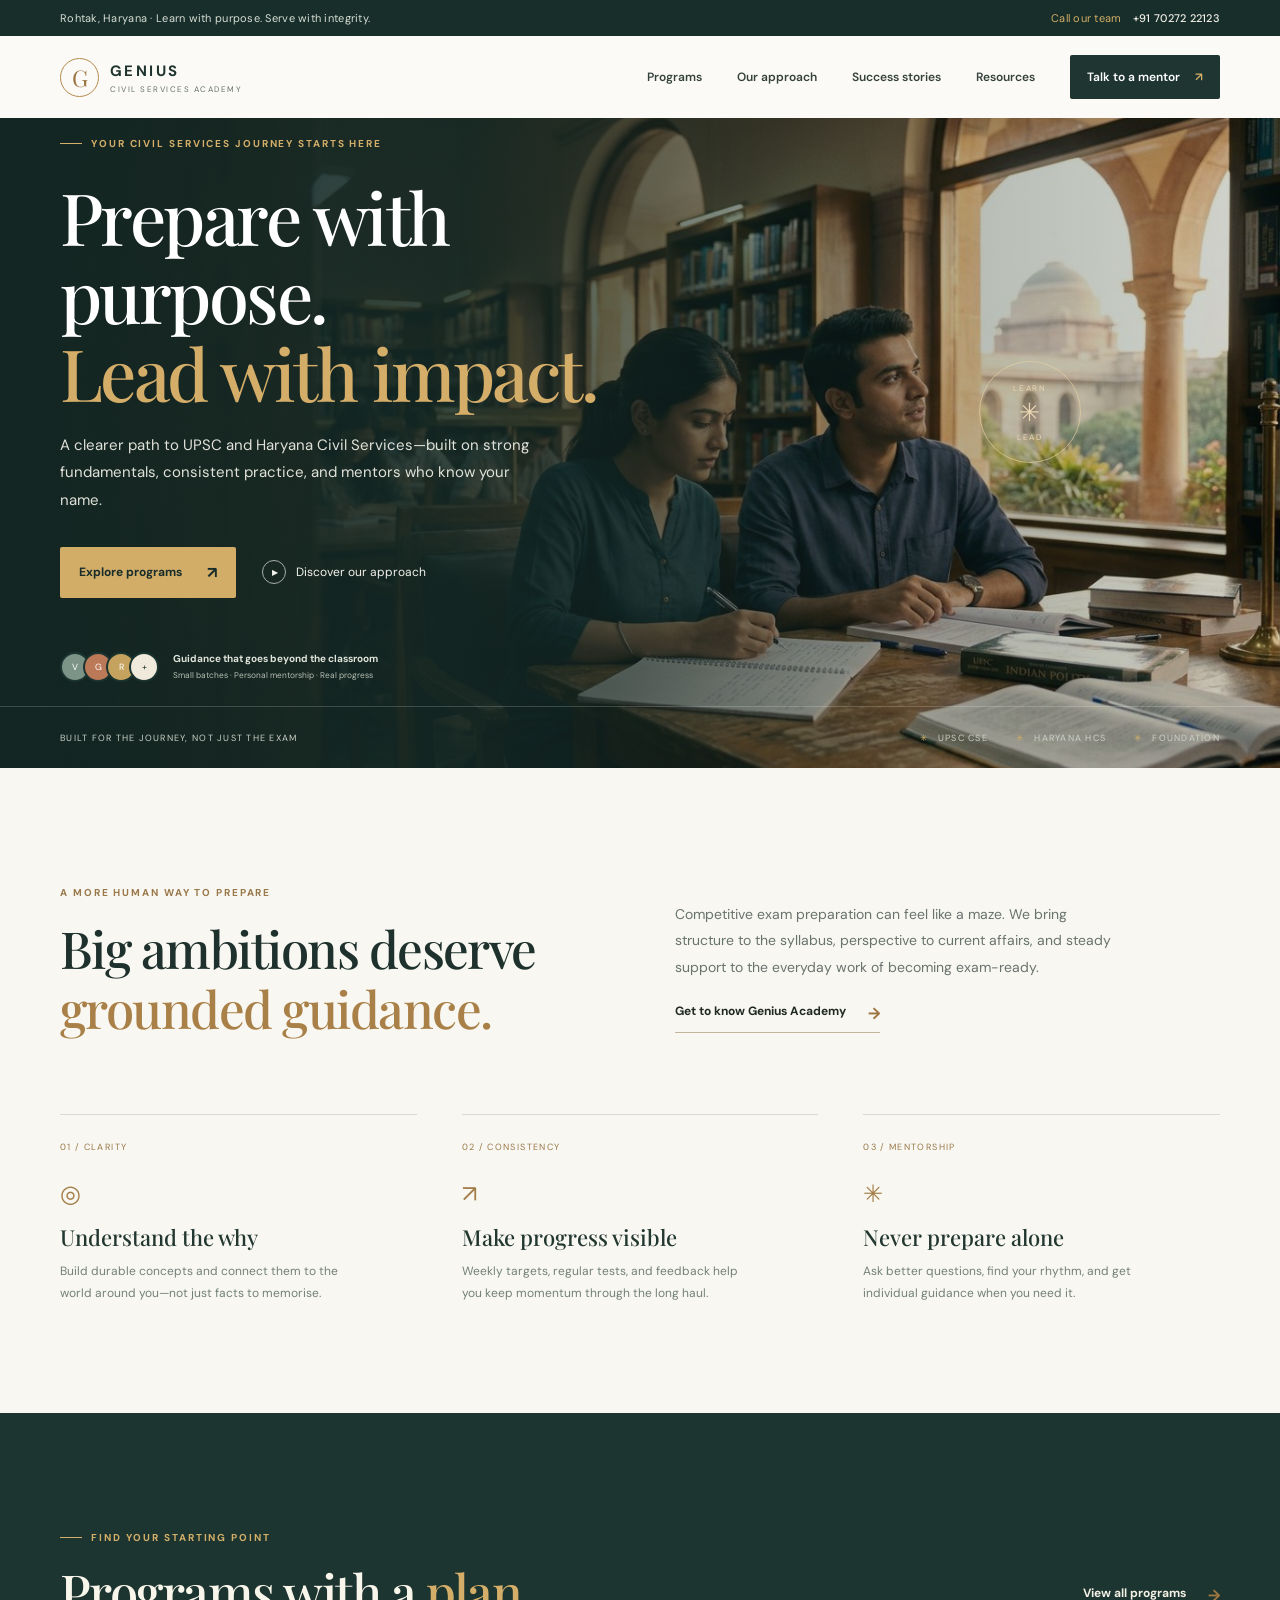
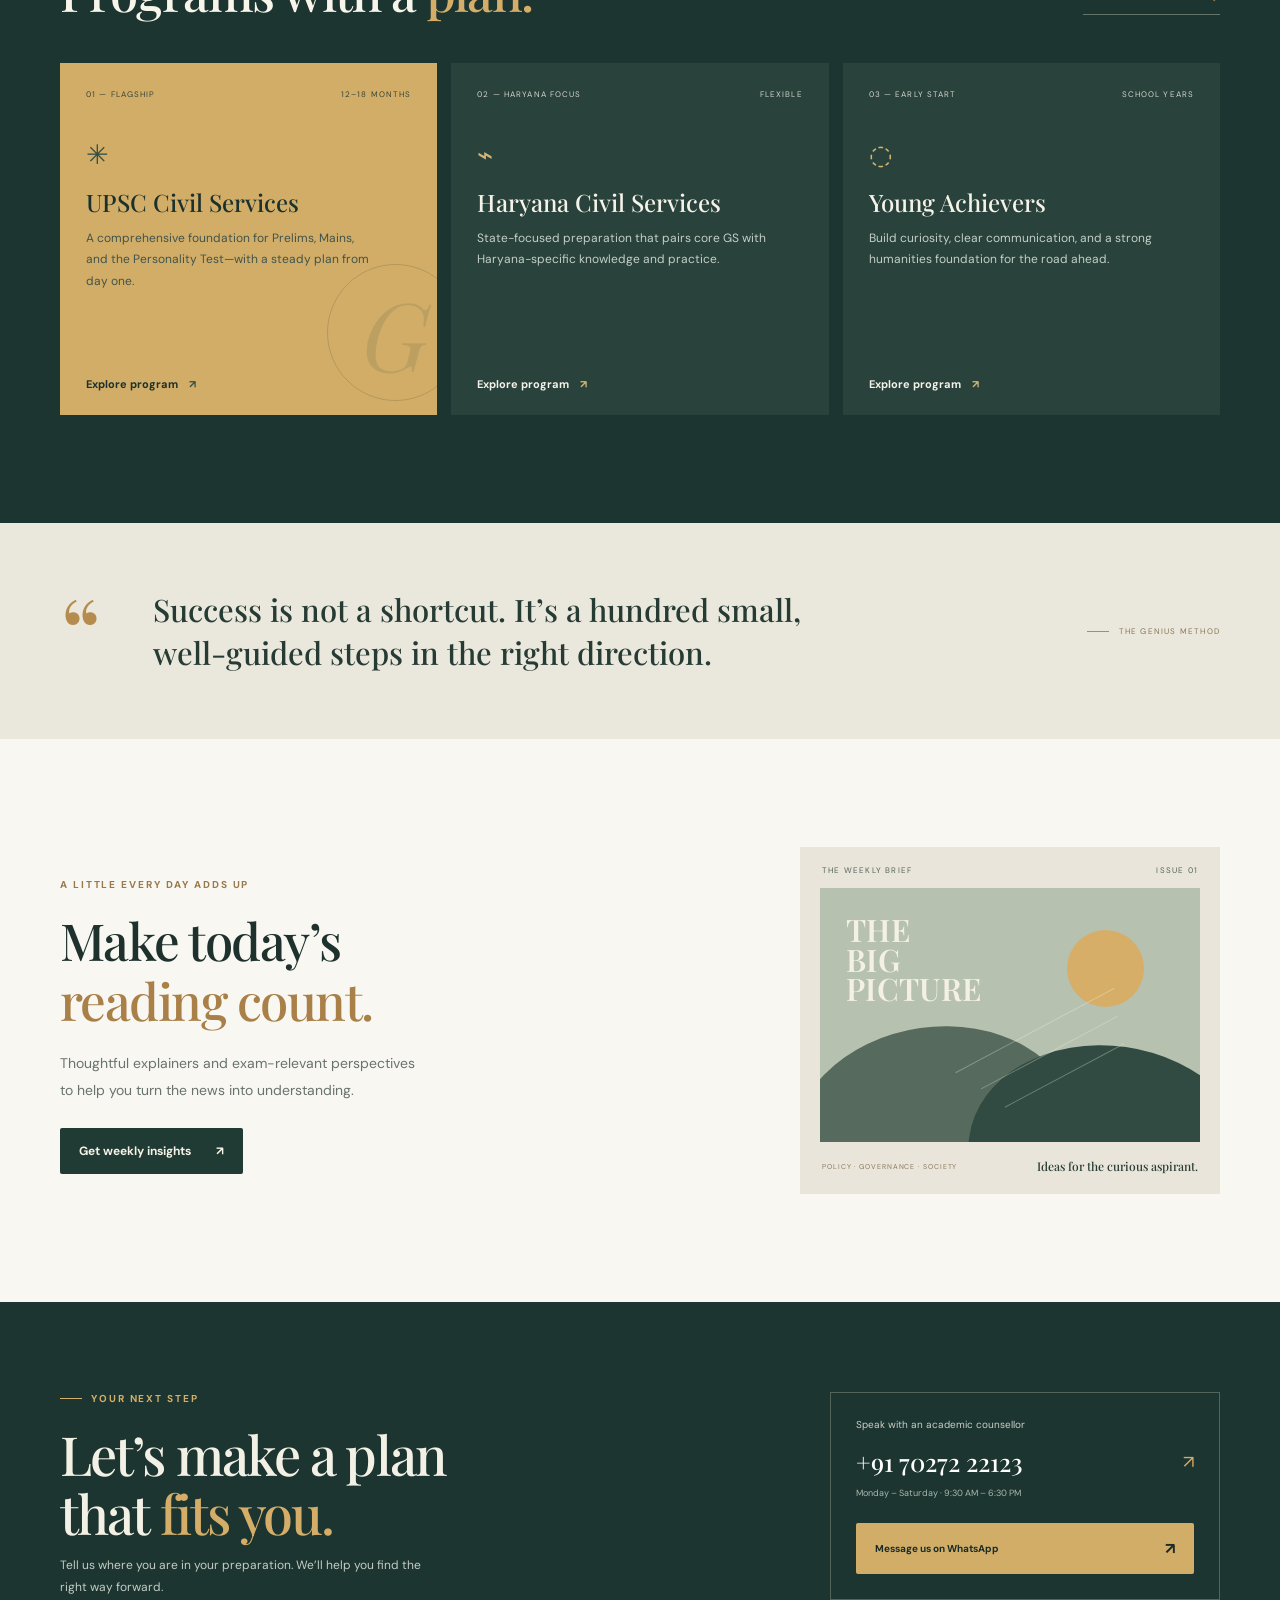
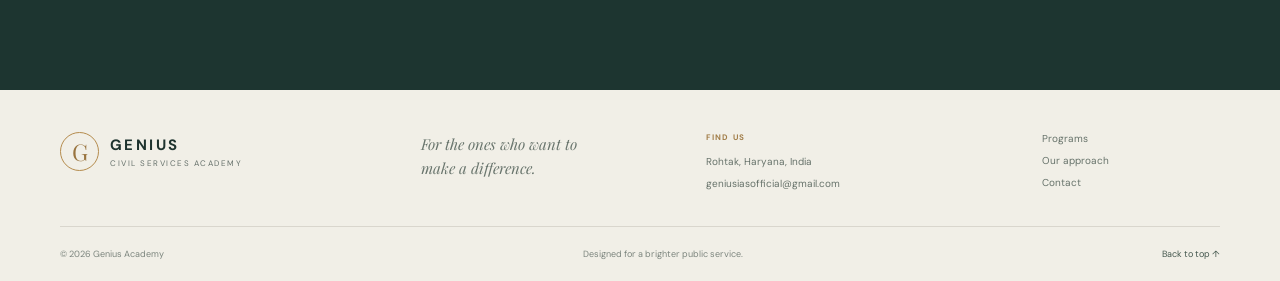
<file: index.html>
<!DOCTYPE html>
<html lang="en">
<head>
  <meta charset="UTF-8"><meta name="viewport" content="width=device-width, initial-scale=1.0">
  <meta name="description" content="Prepare for UPSC and Haryana Civil Services with thoughtful teaching, structured programs, and personal mentorship at Genius Academy, Rohtak.">
  <title>Genius Academy — Civil Services</title>
  <link rel="preconnect" href="https://fonts.googleapis.com"><link rel="preconnect" href="https://fonts.gstatic.com" crossorigin>
  <link href="https://fonts.googleapis.com/css2?family=DM+Sans:wght@400;500;600;700&family=Playfair+Display:wght@500;600;700&display=swap" rel="stylesheet">
  <link rel="stylesheet" href="styles.css">
</head>
<body>
  <div class="intro-loader" aria-hidden="true"><div class="loader-logo">G</div><div class="loader-word">GENIUS <span>ACADEMY</span></div><div class="loader-line"><i></i></div></div>
  <div class="topline"><div class="wrap topline-inner"><span>Rohtak, Haryana · Learn with purpose. Serve with integrity.</span><a href="tel:+917027222123">Call our team <b>+91 70272 22123</b></a></div></div>
  <header class="header"><div class="wrap nav-row"><a class="brand" href="#home" aria-label="Genius Academy home"><span class="brand-mark">G</span><span><strong>GENIUS</strong><small>CIVIL SERVICES ACADEMY</small></span></a><button class="menu-toggle" aria-label="Open menu" aria-expanded="false"><i></i><i></i><i></i></button><nav class="nav-links"><a href="programs.html">Programs</a><a href="approach.html">Our approach</a><a href="results.html">Success stories</a><a href="resources.html">Resources</a><a class="nav-cta" href="contact.html">Talk to a mentor <span>↗</span></a></nav></div></header>
  <main>
    <section class="hero" id="home"><div class="hero-bg"></div><div class="wrap hero-content"><div class="hero-copy"><p class="eyebrow"><span></span> YOUR CIVIL SERVICES JOURNEY STARTS HERE</p><h1>Prepare with purpose.<br><em>Lead with impact.</em></h1><p class="hero-desc">A clearer path to UPSC and Haryana Civil Services—built on strong fundamentals, consistent practice, and mentors who know your name.</p><div class="hero-actions"><a class="button button-gold" href="#programs">Explore programs <span>↗</span></a><a class="text-link" href="#approach"><span class="play">▶</span> Discover our approach</a></div><div class="hero-proof"><div class="avatar-stack"><span>V</span><span>G</span><span>R</span><span>+</span></div><p><b>Guidance that goes beyond the classroom</b><small>Small batches · Personal mentorship · Real progress</small></p></div></div><div class="hero-stamp"><span>LEARN</span><b>✳</b><span>LEAD</span></div></div><div class="hero-bottom"><div class="wrap hero-bottom-inner"><span>BUILT FOR THE JOURNEY, NOT JUST THE EXAM</span><div><span>UPSC CSE</span><span>HARYANA HCS</span><span>FOUNDATION</span></div></div></div></section>
    <section class="intro section-pad" id="approach"><div class="wrap intro-grid"><div><p class="eyebrow eyebrow-dark">A MORE HUMAN WAY TO PREPARE</p><h2>Big ambitions deserve<br><em>grounded guidance.</em></h2></div><div class="intro-copy"><p>Competitive exam preparation can feel like a maze. We bring structure to the syllabus, perspective to current affairs, and steady support to the everyday work of becoming exam-ready.</p><a class="under-link" href="approach.html">Get to know Genius Academy <span>→</span></a></div></div><div class="wrap feature-row"><article class="feature"><span class="feature-no">01 / CLARITY</span><div class="feature-icon">◎</div><h3>Understand the why</h3><p>Build durable concepts and connect them to the world around you—not just facts to memorise.</p></article><article class="feature"><span class="feature-no">02 / CONSISTENCY</span><div class="feature-icon">↗</div><h3>Make progress visible</h3><p>Weekly targets, regular tests, and feedback help you keep momentum through the long haul.</p></article><article class="feature"><span class="feature-no">03 / MENTORSHIP</span><div class="feature-icon">✳</div><h3>Never prepare alone</h3><p>Ask better questions, find your rhythm, and get individual guidance when you need it.</p></article></div></section>
    <section class="programs section-pad" id="programs"><div class="wrap"><div class="section-heading"><div><p class="eyebrow"><span></span> FIND YOUR STARTING POINT</p><h2>Programs with a <em>plan.</em></h2></div><a class="under-link light-link" href="programs.html">View all programs <span>→</span></a></div><div class="program-grid"><article class="program-card program-featured"><div class="card-top"><span>01 — FLAGSHIP</span><span>12–18 MONTHS</span></div><div class="program-icon">✳</div><h3>UPSC Civil Services</h3><p>A comprehensive foundation for Prelims, Mains, and the Personality Test—with a steady plan from day one.</p><a href="contact.html" aria-label="Ask about UPSC Civil Services">Explore program <span>↗</span></a><div class="card-orbit">G</div></article><article class="program-card"><div class="card-top"><span>02 — HARYANA FOCUS</span><span>FLEXIBLE</span></div><div class="program-icon">⌁</div><h3>Haryana Civil Services</h3><p>State-focused preparation that pairs core GS with Haryana-specific knowledge and practice.</p><a href="contact.html">Explore program <span>↗</span></a></article><article class="program-card"><div class="card-top"><span>03 — EARLY START</span><span>SCHOOL YEARS</span></div><div class="program-icon">◌</div><h3>Young Achievers</h3><p>Build curiosity, clear communication, and a strong humanities foundation for the road ahead.</p><a href="contact.html">Explore program <span>↗</span></a></article></div></div></section>
    <section class="quote-band" id="results"><div class="wrap quote-inner"><div class="quote-mark">“</div><blockquote>Success is not a shortcut. It’s a hundred small, well-guided steps in the right direction.</blockquote><div class="quote-credit"><span></span> THE GENIUS METHOD</div></div></section>
    <section class="resources section-pad" id="resources"><div class="wrap resource-grid"><div class="resource-copy"><p class="eyebrow eyebrow-dark">A LITTLE EVERY DAY ADDS UP</p><h2>Make today’s<br><em>reading count.</em></h2><p>Thoughtful explainers and exam-relevant perspectives to help you turn the news into understanding.</p><a class="button button-navy" href="resources.html">Get weekly insights <span>↗</span></a></div><div class="resource-card"><div class="resource-label">THE WEEKLY BRIEF <span>ISSUE 01</span></div><div class="resource-art"><div class="sun"></div><div class="art-line line-one"></div><div class="art-line line-two"></div><div class="art-line line-three"></div><span>THE<br>BIG<br>PICTURE</span></div><div class="resource-meta"><span>POLICY · GOVERNANCE · SOCIETY</span><b>Ideas for the curious aspirant.</b></div></div></div></section>
    <section class="contact" id="contact"><div class="wrap contact-inner"><div><p class="eyebrow"><span></span> YOUR NEXT STEP</p><h2>Let’s make a plan<br>that <em>fits you.</em></h2><p>Tell us where you are in your preparation. We’ll help you find the right way forward.</p></div><div class="contact-box"><p>Speak with an academic counsellor</p><a class="contact-phone" href="tel:+917027222123">+91 70272 22123 <span>↗</span></a><span class="contact-small">Monday – Saturday · 9:30 AM – 6:30 PM</span><a class="button button-gold" href="https://wa.me/917027222123" target="_blank" rel="noreferrer">Message us on WhatsApp <span>↗</span></a></div></div></section>
  </main>
  <footer class="footer"><div class="wrap footer-main"><a class="brand footer-brand" href="#home"><span class="brand-mark">G</span><span><strong>GENIUS</strong><small>CIVIL SERVICES ACADEMY</small></span></a><p>For the ones who want to<br>make a difference.</p><div class="footer-address"><b>FIND US</b><span>Rohtak, Haryana, India</span><a href="mailto:geniusiasofficial@gmail.com">geniusiasofficial@gmail.com</a></div><div class="footer-links"><a href="programs.html">Programs</a><a href="approach.html">Our approach</a><a href="contact.html">Contact</a></div></div><div class="wrap footer-bottom"><span>© <span id="year"></span> Genius Academy</span><span>Designed for a brighter public service.</span><a href="#home">Back to top ↑</a></div></footer>
  <script src="script.js"></script>
</body></html>
</file>
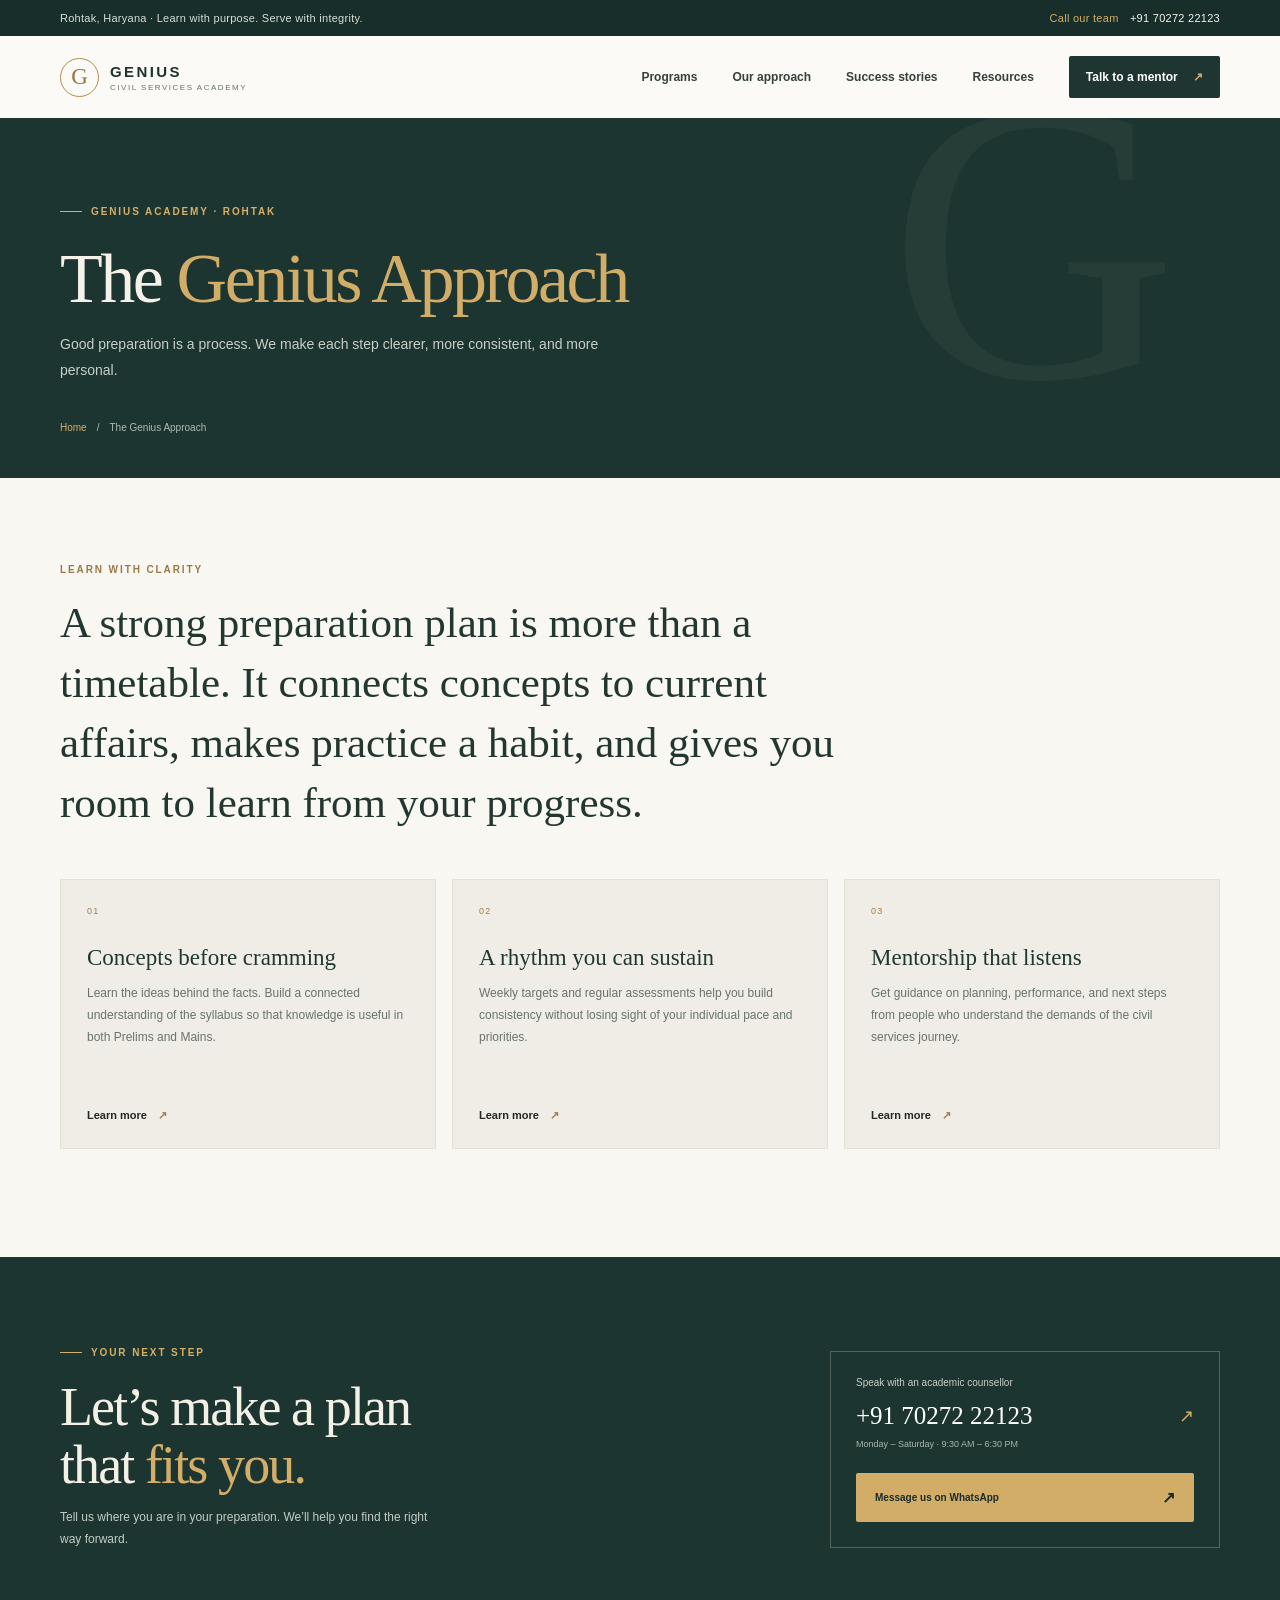
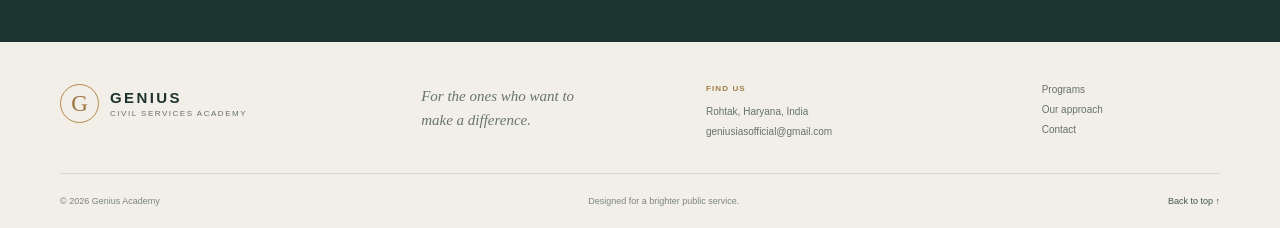
<file: approach.html>
<!doctype html><html lang="en"><head><meta charset="utf-8"><meta name="viewport" content="width=device-width, initial-scale=1"><meta name="description" content="The Genius Approach at Genius Academy, Rohtak."><title>The Genius Approach | Genius Academy</title><link rel="stylesheet" href="styles.css"></head><body id="top"><div class="intro-loader" aria-hidden="true"><div class="loader-logo">G</div><div class="loader-word">GENIUS <span>ACADEMY</span></div><div class="loader-line"><i></i></div></div><div class="topline"><div class="wrap topline-inner"><span>Rohtak, Haryana · Learn with purpose. Serve with integrity.</span><a href="tel:+917027222123">Call our team <b>+91 70272 22123</b></a></div></div><header class="header"><div class="wrap nav-row"><a class="brand" href="index.html"><span class="brand-mark">G</span><span><strong>GENIUS</strong><small>CIVIL SERVICES ACADEMY</small></span></a><button class="menu-toggle" aria-label="Open menu" aria-expanded="false"><i></i><i></i><i></i></button><nav class="nav-links"><a href="programs.html">Programs</a><a href="approach.html">Our approach</a><a href="results.html">Success stories</a><a href="resources.html">Resources</a><a class="nav-cta" href="contact.html">Talk to a mentor <span>↗</span></a></nav></div></header><main><section class="page-hero"><div class="wrap"><p class="eyebrow"><span></span> GENIUS ACADEMY · ROHTAK</p><h1>The <em>Genius Approach</em></h1><p>Good preparation is a process. We make each step clearer, more consistent, and more personal.</p><div class="breadcrumbs"><a href="index.html">Home</a><span>/</span>The Genius Approach</div></div></section><section class="inner-intro section-pad"><div class="wrap"><p class="eyebrow eyebrow-dark">LEARN WITH CLARITY</p><h2>A strong preparation plan is more than a timetable. It connects concepts to current affairs, makes practice a habit, and gives you room to learn from your progress.</h2><div class="inner-grid"><article class="inner-card"><span class="inner-card-no">01</span><h2>Concepts before cramming</h2><p>Learn the ideas behind the facts. Build a connected understanding of the syllabus so that knowledge is useful in both Prelims and Mains.</p><a href="contact.html">Learn more <span>↗</span></a></article><article class="inner-card"><span class="inner-card-no">02</span><h2>A rhythm you can sustain</h2><p>Weekly targets and regular assessments help you build consistency without losing sight of your individual pace and priorities.</p><a href="contact.html">Learn more <span>↗</span></a></article><article class="inner-card"><span class="inner-card-no">03</span><h2>Mentorship that listens</h2><p>Get guidance on planning, performance, and next steps from people who understand the demands of the civil services journey.</p><a href="contact.html">Learn more <span>↗</span></a></article></div></div></section><section class="contact"><div class="wrap contact-inner"><div><p class="eyebrow"><span></span> YOUR NEXT STEP</p><h2>Let’s make a plan<br>that <em>fits you.</em></h2><p>Tell us where you are in your preparation. We’ll help you find the right way forward.</p></div><div class="contact-box"><p>Speak with an academic counsellor</p><a class="contact-phone" href="tel:+917027222123">+91 70272 22123 <span>↗</span></a><span class="contact-small">Monday – Saturday · 9:30 AM – 6:30 PM</span><a class="button button-gold" href="https://wa.me/917027222123">Message us on WhatsApp <span>↗</span></a></div></div></section></main><footer class="footer"><div class="wrap footer-main"><a class="brand footer-brand" href="index.html"><span class="brand-mark">G</span><span><strong>GENIUS</strong><small>CIVIL SERVICES ACADEMY</small></span></a><p>For the ones who want to<br>make a difference.</p><div class="footer-address"><b>FIND US</b><span>Rohtak, Haryana, India</span><a href="mailto:geniusiasofficial@gmail.com">geniusiasofficial@gmail.com</a></div><div class="footer-links"><a href="programs.html">Programs</a><a href="approach.html">Our approach</a><a href="contact.html">Contact</a></div></div><div class="wrap footer-bottom"><span>© <span id="year"></span> Genius Academy</span><span>Designed for a brighter public service.</span><a href="#top">Back to top ↑</a></div></footer><script src="script.js"></script></body></html>
</file>
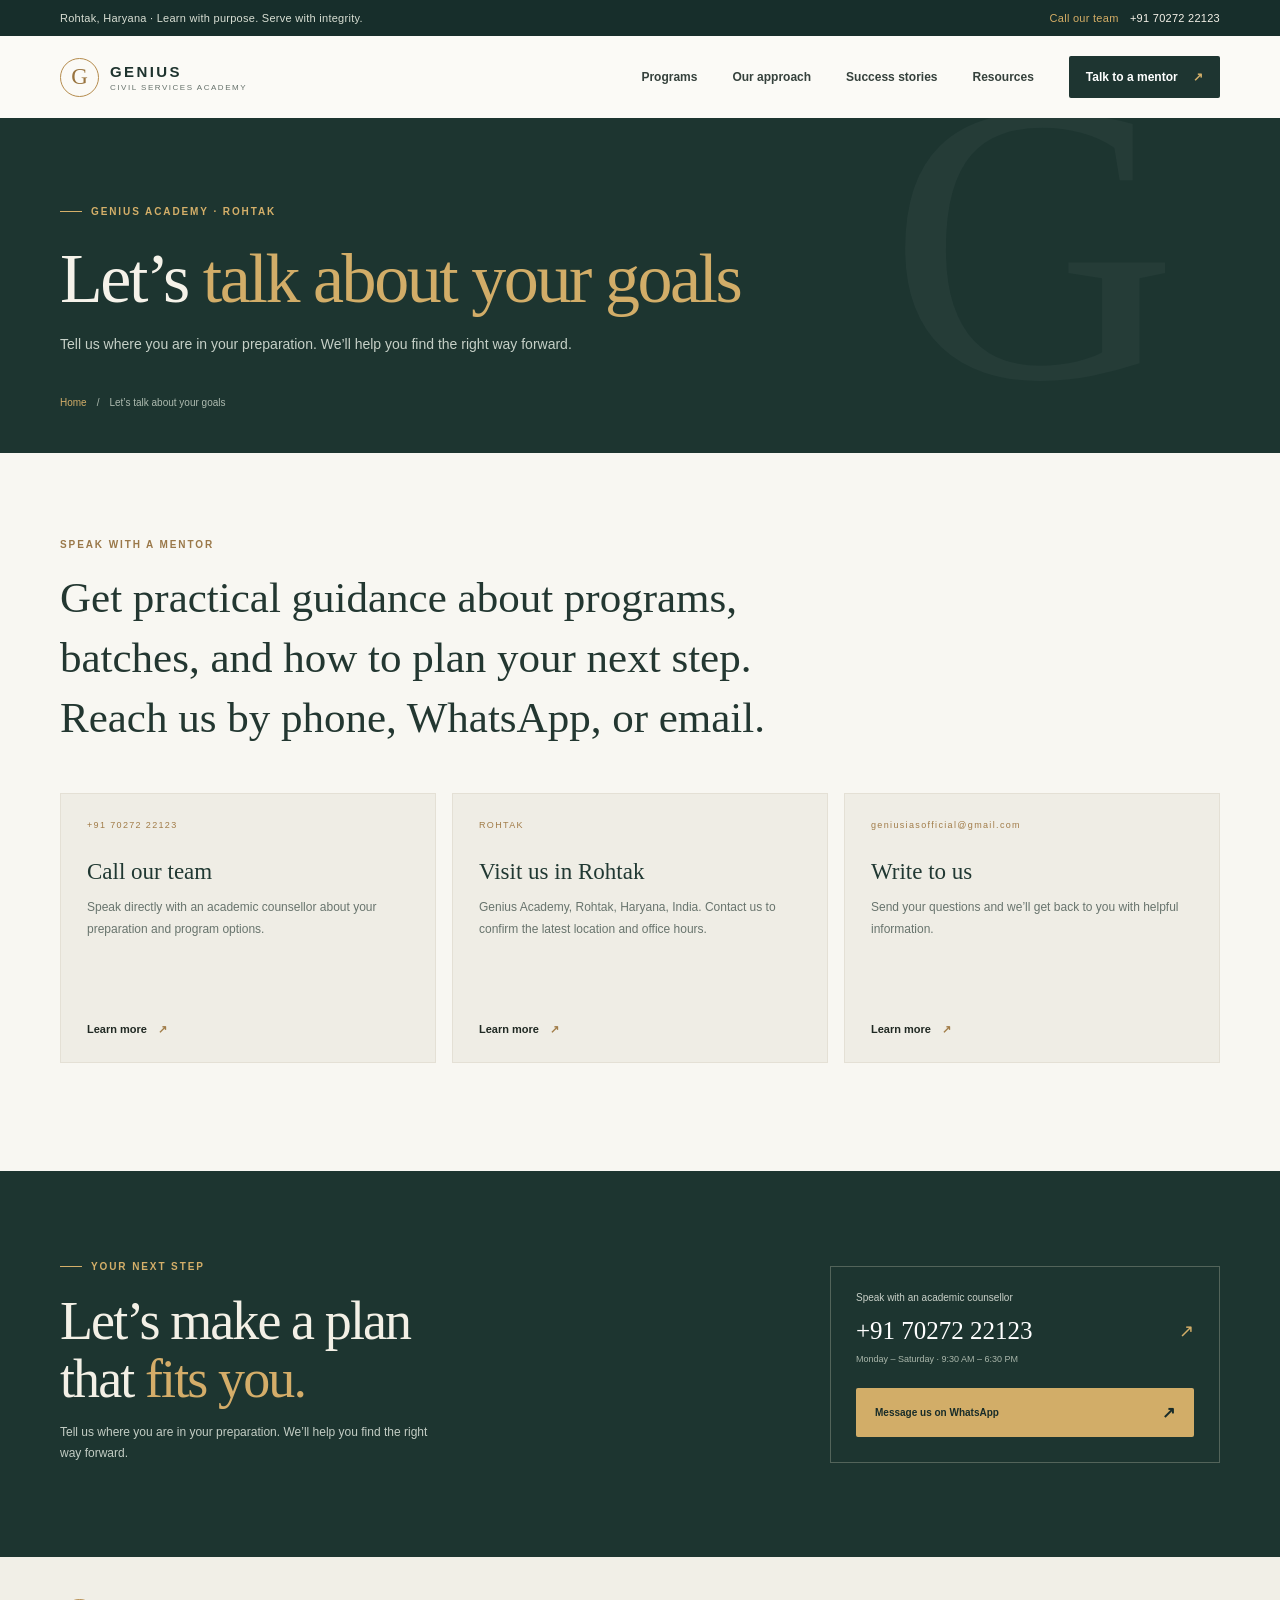
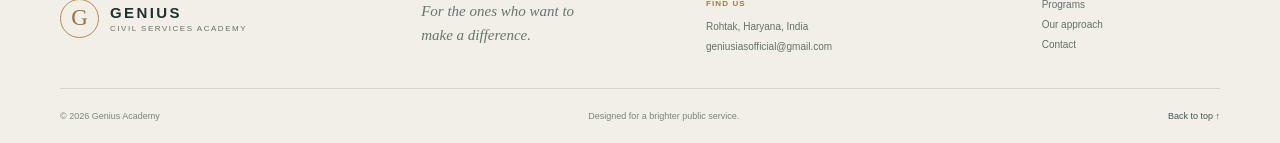
<file: contact.html>
<!doctype html><html lang="en"><head><meta charset="utf-8"><meta name="viewport" content="width=device-width, initial-scale=1"><meta name="description" content="Let’s talk about your goals at Genius Academy, Rohtak."><title>Let’s talk about your goals | Genius Academy</title><link rel="stylesheet" href="styles.css"></head><body id="top"><div class="intro-loader" aria-hidden="true"><div class="loader-logo">G</div><div class="loader-word">GENIUS <span>ACADEMY</span></div><div class="loader-line"><i></i></div></div><div class="topline"><div class="wrap topline-inner"><span>Rohtak, Haryana · Learn with purpose. Serve with integrity.</span><a href="tel:+917027222123">Call our team <b>+91 70272 22123</b></a></div></div><header class="header"><div class="wrap nav-row"><a class="brand" href="index.html"><span class="brand-mark">G</span><span><strong>GENIUS</strong><small>CIVIL SERVICES ACADEMY</small></span></a><button class="menu-toggle" aria-label="Open menu" aria-expanded="false"><i></i><i></i><i></i></button><nav class="nav-links"><a href="programs.html">Programs</a><a href="approach.html">Our approach</a><a href="results.html">Success stories</a><a href="resources.html">Resources</a><a class="nav-cta" href="contact.html">Talk to a mentor <span>↗</span></a></nav></div></header><main><section class="page-hero"><div class="wrap"><p class="eyebrow"><span></span> GENIUS ACADEMY · ROHTAK</p><h1>Let’s <em>talk about your goals</em></h1><p>Tell us where you are in your preparation. We’ll help you find the right way forward.</p><div class="breadcrumbs"><a href="index.html">Home</a><span>/</span>Let’s talk about your goals</div></div></section><section class="inner-intro section-pad"><div class="wrap"><p class="eyebrow eyebrow-dark">SPEAK WITH A MENTOR</p><h2>Get practical guidance about programs, batches, and how to plan your next step. Reach us by phone, WhatsApp, or email.</h2><div class="inner-grid"><article class="inner-card"><span class="inner-card-no">+91 70272 22123</span><h2>Call our team</h2><p>Speak directly with an academic counsellor about your preparation and program options.</p><a href="contact.html">Learn more <span>↗</span></a></article><article class="inner-card"><span class="inner-card-no">ROHTAK</span><h2>Visit us in Rohtak</h2><p>Genius Academy, Rohtak, Haryana, India. Contact us to confirm the latest location and office hours.</p><a href="contact.html">Learn more <span>↗</span></a></article><article class="inner-card"><span class="inner-card-no">geniusiasofficial@gmail.com</span><h2>Write to us</h2><p>Send your questions and we’ll get back to you with helpful information.</p><a href="contact.html">Learn more <span>↗</span></a></article></div></div></section><section class="contact"><div class="wrap contact-inner"><div><p class="eyebrow"><span></span> YOUR NEXT STEP</p><h2>Let’s make a plan<br>that <em>fits you.</em></h2><p>Tell us where you are in your preparation. We’ll help you find the right way forward.</p></div><div class="contact-box"><p>Speak with an academic counsellor</p><a class="contact-phone" href="tel:+917027222123">+91 70272 22123 <span>↗</span></a><span class="contact-small">Monday – Saturday · 9:30 AM – 6:30 PM</span><a class="button button-gold" href="https://wa.me/917027222123">Message us on WhatsApp <span>↗</span></a></div></div></section></main><footer class="footer"><div class="wrap footer-main"><a class="brand footer-brand" href="index.html"><span class="brand-mark">G</span><span><strong>GENIUS</strong><small>CIVIL SERVICES ACADEMY</small></span></a><p>For the ones who want to<br>make a difference.</p><div class="footer-address"><b>FIND US</b><span>Rohtak, Haryana, India</span><a href="mailto:geniusiasofficial@gmail.com">geniusiasofficial@gmail.com</a></div><div class="footer-links"><a href="programs.html">Programs</a><a href="approach.html">Our approach</a><a href="contact.html">Contact</a></div></div><div class="wrap footer-bottom"><span>© <span id="year"></span> Genius Academy</span><span>Designed for a brighter public service.</span><a href="#top">Back to top ↑</a></div></footer><script src="script.js"></script></body></html>
</file>
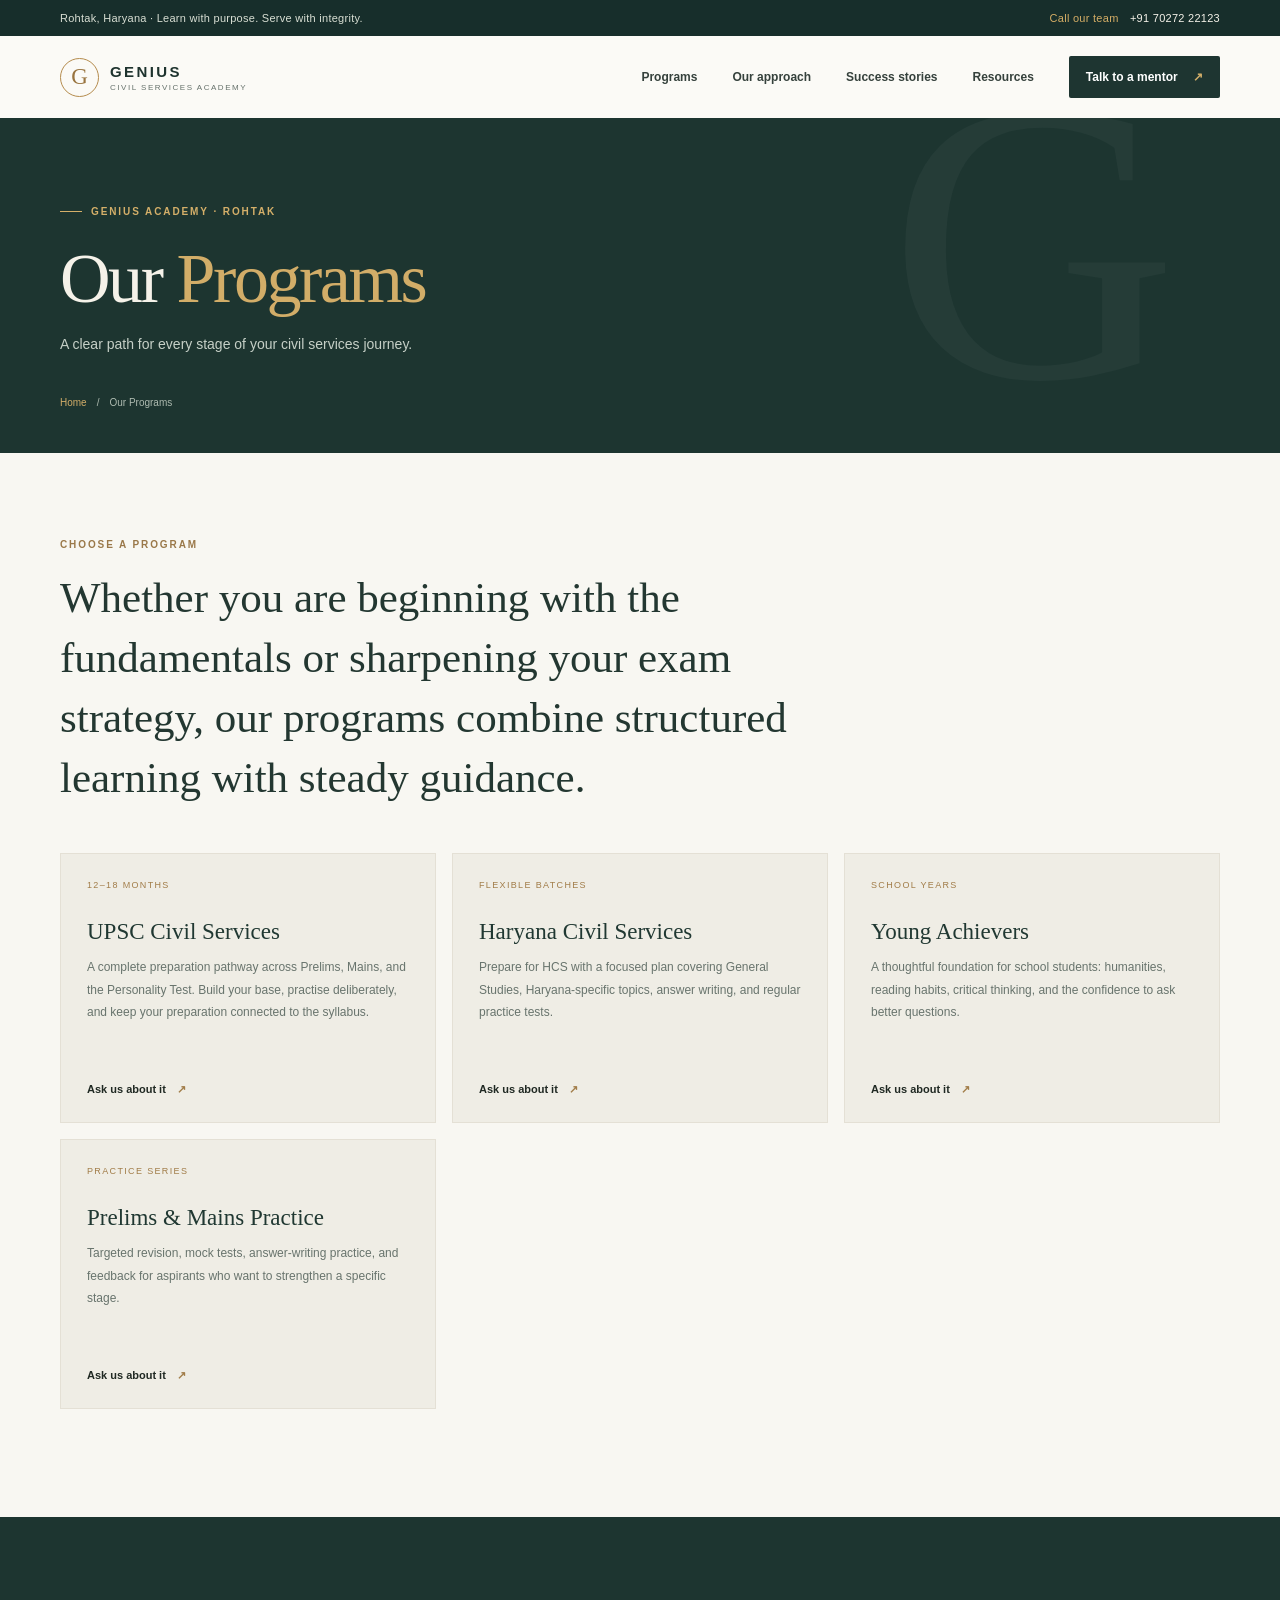
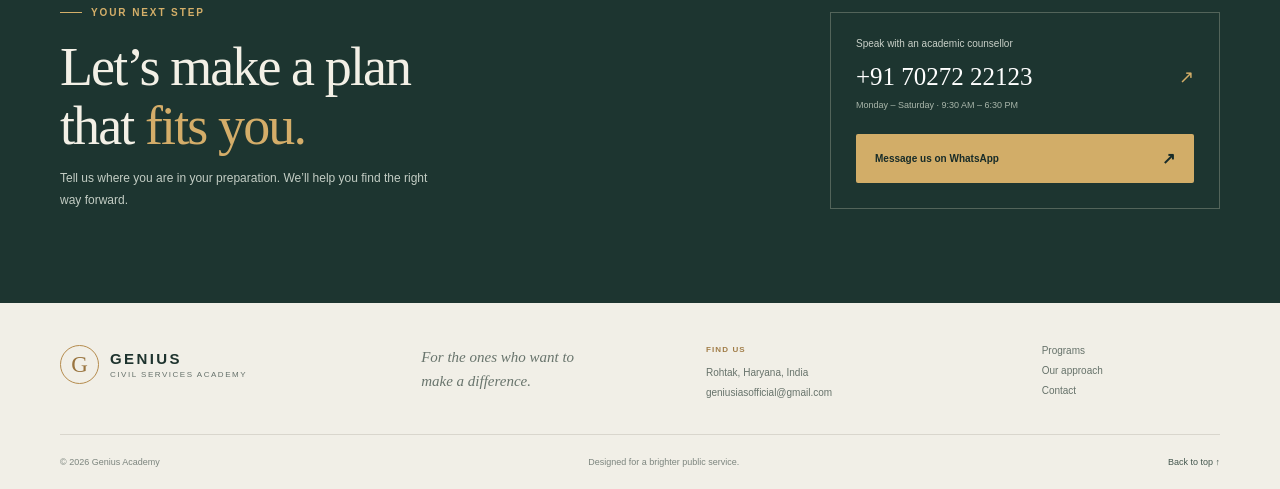
<file: programs.html>
<!doctype html><html lang="en"><head><meta charset="utf-8"><meta name="viewport" content="width=device-width, initial-scale=1"><meta name="description" content="Our Programs at Genius Academy, Rohtak."><title>Our Programs | Genius Academy</title><link rel="stylesheet" href="styles.css"></head><body id="top"><div class="intro-loader" aria-hidden="true"><div class="loader-logo">G</div><div class="loader-word">GENIUS <span>ACADEMY</span></div><div class="loader-line"><i></i></div></div><div class="topline"><div class="wrap topline-inner"><span>Rohtak, Haryana · Learn with purpose. Serve with integrity.</span><a href="tel:+917027222123">Call our team <b>+91 70272 22123</b></a></div></div><header class="header"><div class="wrap nav-row"><a class="brand" href="index.html"><span class="brand-mark">G</span><span><strong>GENIUS</strong><small>CIVIL SERVICES ACADEMY</small></span></a><button class="menu-toggle" aria-label="Open menu" aria-expanded="false"><i></i><i></i><i></i></button><nav class="nav-links"><a href="programs.html">Programs</a><a href="approach.html">Our approach</a><a href="results.html">Success stories</a><a href="resources.html">Resources</a><a class="nav-cta" href="contact.html">Talk to a mentor <span>↗</span></a></nav></div></header><main><section class="page-hero"><div class="wrap"><p class="eyebrow"><span></span> GENIUS ACADEMY · ROHTAK</p><h1>Our <em>Programs</em></h1><p>A clear path for every stage of your civil services journey.</p><div class="breadcrumbs"><a href="index.html">Home</a><span>/</span>Our Programs</div></div></section><section class="inner-intro section-pad"><div class="wrap"><p class="eyebrow eyebrow-dark">CHOOSE A PROGRAM</p><h2>Whether you are beginning with the fundamentals or sharpening your exam strategy, our programs combine structured learning with steady guidance.</h2><div class="inner-grid"><article class="inner-card"><span class="inner-card-no">12–18 MONTHS</span><h2>UPSC Civil Services</h2><p>A complete preparation pathway across Prelims, Mains, and the Personality Test. Build your base, practise deliberately, and keep your preparation connected to the syllabus.</p><a href="contact.html">Ask us about it <span>↗</span></a></article><article class="inner-card"><span class="inner-card-no">FLEXIBLE BATCHES</span><h2>Haryana Civil Services</h2><p>Prepare for HCS with a focused plan covering General Studies, Haryana-specific topics, answer writing, and regular practice tests.</p><a href="contact.html">Ask us about it <span>↗</span></a></article><article class="inner-card"><span class="inner-card-no">SCHOOL YEARS</span><h2>Young Achievers</h2><p>A thoughtful foundation for school students: humanities, reading habits, critical thinking, and the confidence to ask better questions.</p><a href="contact.html">Ask us about it <span>↗</span></a></article><article class="inner-card"><span class="inner-card-no">PRACTICE SERIES</span><h2>Prelims & Mains Practice</h2><p>Targeted revision, mock tests, answer-writing practice, and feedback for aspirants who want to strengthen a specific stage.</p><a href="contact.html">Ask us about it <span>↗</span></a></article></div></div></section><section class="contact"><div class="wrap contact-inner"><div><p class="eyebrow"><span></span> YOUR NEXT STEP</p><h2>Let’s make a plan<br>that <em>fits you.</em></h2><p>Tell us where you are in your preparation. We’ll help you find the right way forward.</p></div><div class="contact-box"><p>Speak with an academic counsellor</p><a class="contact-phone" href="tel:+917027222123">+91 70272 22123 <span>↗</span></a><span class="contact-small">Monday – Saturday · 9:30 AM – 6:30 PM</span><a class="button button-gold" href="https://wa.me/917027222123">Message us on WhatsApp <span>↗</span></a></div></div></section></main><footer class="footer"><div class="wrap footer-main"><a class="brand footer-brand" href="index.html"><span class="brand-mark">G</span><span><strong>GENIUS</strong><small>CIVIL SERVICES ACADEMY</small></span></a><p>For the ones who want to<br>make a difference.</p><div class="footer-address"><b>FIND US</b><span>Rohtak, Haryana, India</span><a href="mailto:geniusiasofficial@gmail.com">geniusiasofficial@gmail.com</a></div><div class="footer-links"><a href="programs.html">Programs</a><a href="approach.html">Our approach</a><a href="contact.html">Contact</a></div></div><div class="wrap footer-bottom"><span>© <span id="year"></span> Genius Academy</span><span>Designed for a brighter public service.</span><a href="#top">Back to top ↑</a></div></footer><script src="script.js"></script></body></html>
</file>
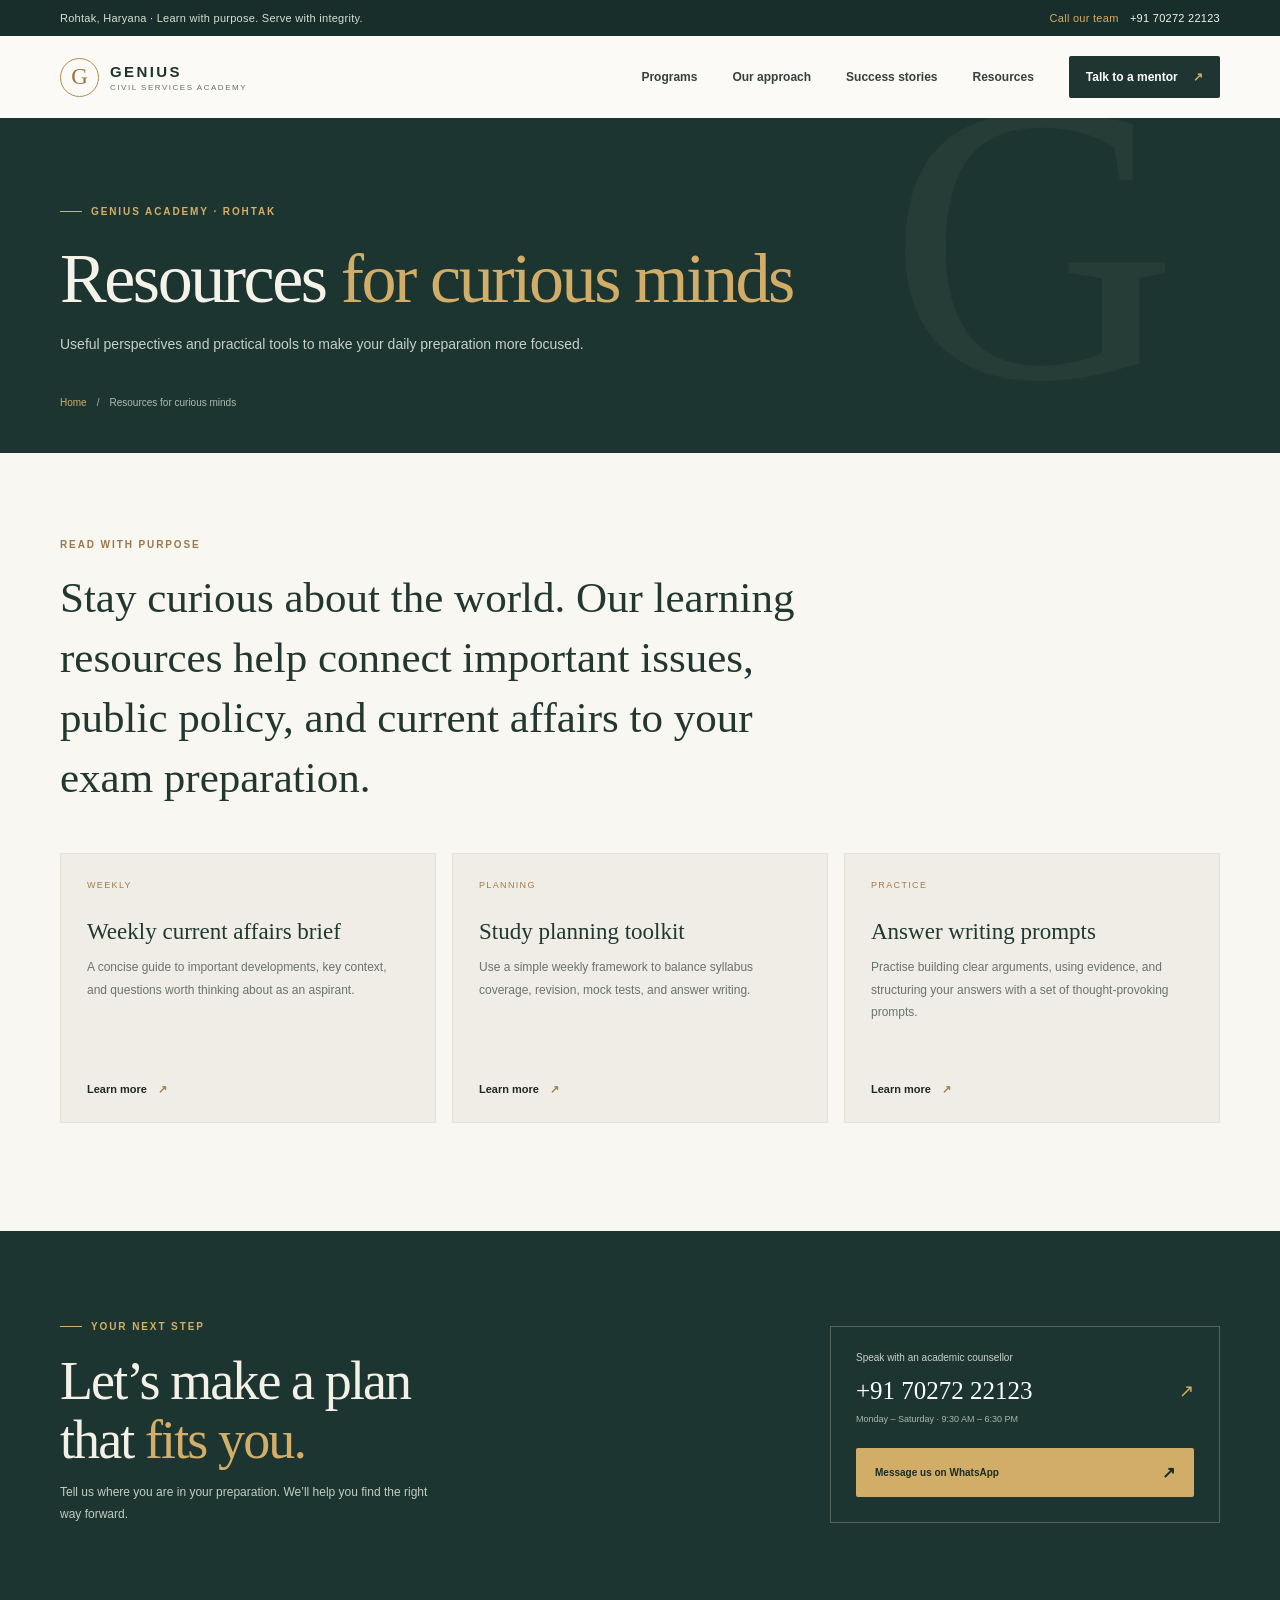
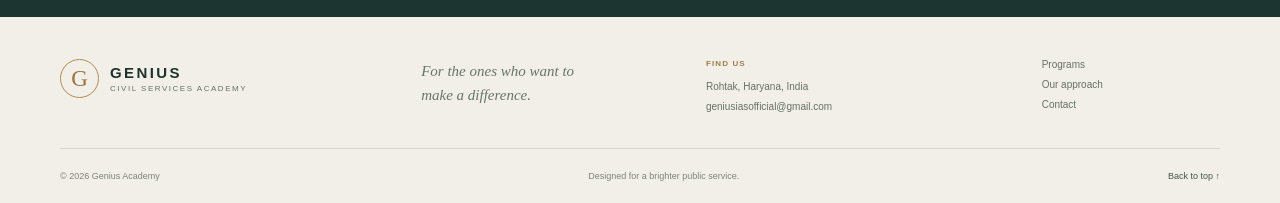
<file: resources.html>
<!doctype html><html lang="en"><head><meta charset="utf-8"><meta name="viewport" content="width=device-width, initial-scale=1"><meta name="description" content="Resources for curious minds at Genius Academy, Rohtak."><title>Resources for curious minds | Genius Academy</title><link rel="stylesheet" href="styles.css"></head><body id="top"><div class="intro-loader" aria-hidden="true"><div class="loader-logo">G</div><div class="loader-word">GENIUS <span>ACADEMY</span></div><div class="loader-line"><i></i></div></div><div class="topline"><div class="wrap topline-inner"><span>Rohtak, Haryana · Learn with purpose. Serve with integrity.</span><a href="tel:+917027222123">Call our team <b>+91 70272 22123</b></a></div></div><header class="header"><div class="wrap nav-row"><a class="brand" href="index.html"><span class="brand-mark">G</span><span><strong>GENIUS</strong><small>CIVIL SERVICES ACADEMY</small></span></a><button class="menu-toggle" aria-label="Open menu" aria-expanded="false"><i></i><i></i><i></i></button><nav class="nav-links"><a href="programs.html">Programs</a><a href="approach.html">Our approach</a><a href="results.html">Success stories</a><a href="resources.html">Resources</a><a class="nav-cta" href="contact.html">Talk to a mentor <span>↗</span></a></nav></div></header><main><section class="page-hero"><div class="wrap"><p class="eyebrow"><span></span> GENIUS ACADEMY · ROHTAK</p><h1>Resources <em>for curious minds</em></h1><p>Useful perspectives and practical tools to make your daily preparation more focused.</p><div class="breadcrumbs"><a href="index.html">Home</a><span>/</span>Resources for curious minds</div></div></section><section class="inner-intro section-pad"><div class="wrap"><p class="eyebrow eyebrow-dark">READ WITH PURPOSE</p><h2>Stay curious about the world. Our learning resources help connect important issues, public policy, and current affairs to your exam preparation.</h2><div class="inner-grid"><article class="inner-card"><span class="inner-card-no">WEEKLY</span><h2>Weekly current affairs brief</h2><p>A concise guide to important developments, key context, and questions worth thinking about as an aspirant.</p><a href="contact.html">Learn more <span>↗</span></a></article><article class="inner-card"><span class="inner-card-no">PLANNING</span><h2>Study planning toolkit</h2><p>Use a simple weekly framework to balance syllabus coverage, revision, mock tests, and answer writing.</p><a href="contact.html">Learn more <span>↗</span></a></article><article class="inner-card"><span class="inner-card-no">PRACTICE</span><h2>Answer writing prompts</h2><p>Practise building clear arguments, using evidence, and structuring your answers with a set of thought-provoking prompts.</p><a href="contact.html">Learn more <span>↗</span></a></article></div></div></section><section class="contact"><div class="wrap contact-inner"><div><p class="eyebrow"><span></span> YOUR NEXT STEP</p><h2>Let’s make a plan<br>that <em>fits you.</em></h2><p>Tell us where you are in your preparation. We’ll help you find the right way forward.</p></div><div class="contact-box"><p>Speak with an academic counsellor</p><a class="contact-phone" href="tel:+917027222123">+91 70272 22123 <span>↗</span></a><span class="contact-small">Monday – Saturday · 9:30 AM – 6:30 PM</span><a class="button button-gold" href="https://wa.me/917027222123">Message us on WhatsApp <span>↗</span></a></div></div></section></main><footer class="footer"><div class="wrap footer-main"><a class="brand footer-brand" href="index.html"><span class="brand-mark">G</span><span><strong>GENIUS</strong><small>CIVIL SERVICES ACADEMY</small></span></a><p>For the ones who want to<br>make a difference.</p><div class="footer-address"><b>FIND US</b><span>Rohtak, Haryana, India</span><a href="mailto:geniusiasofficial@gmail.com">geniusiasofficial@gmail.com</a></div><div class="footer-links"><a href="programs.html">Programs</a><a href="approach.html">Our approach</a><a href="contact.html">Contact</a></div></div><div class="wrap footer-bottom"><span>© <span id="year"></span> Genius Academy</span><span>Designed for a brighter public service.</span><a href="#top">Back to top ↑</a></div></footer><script src="script.js"></script></body></html>
</file>
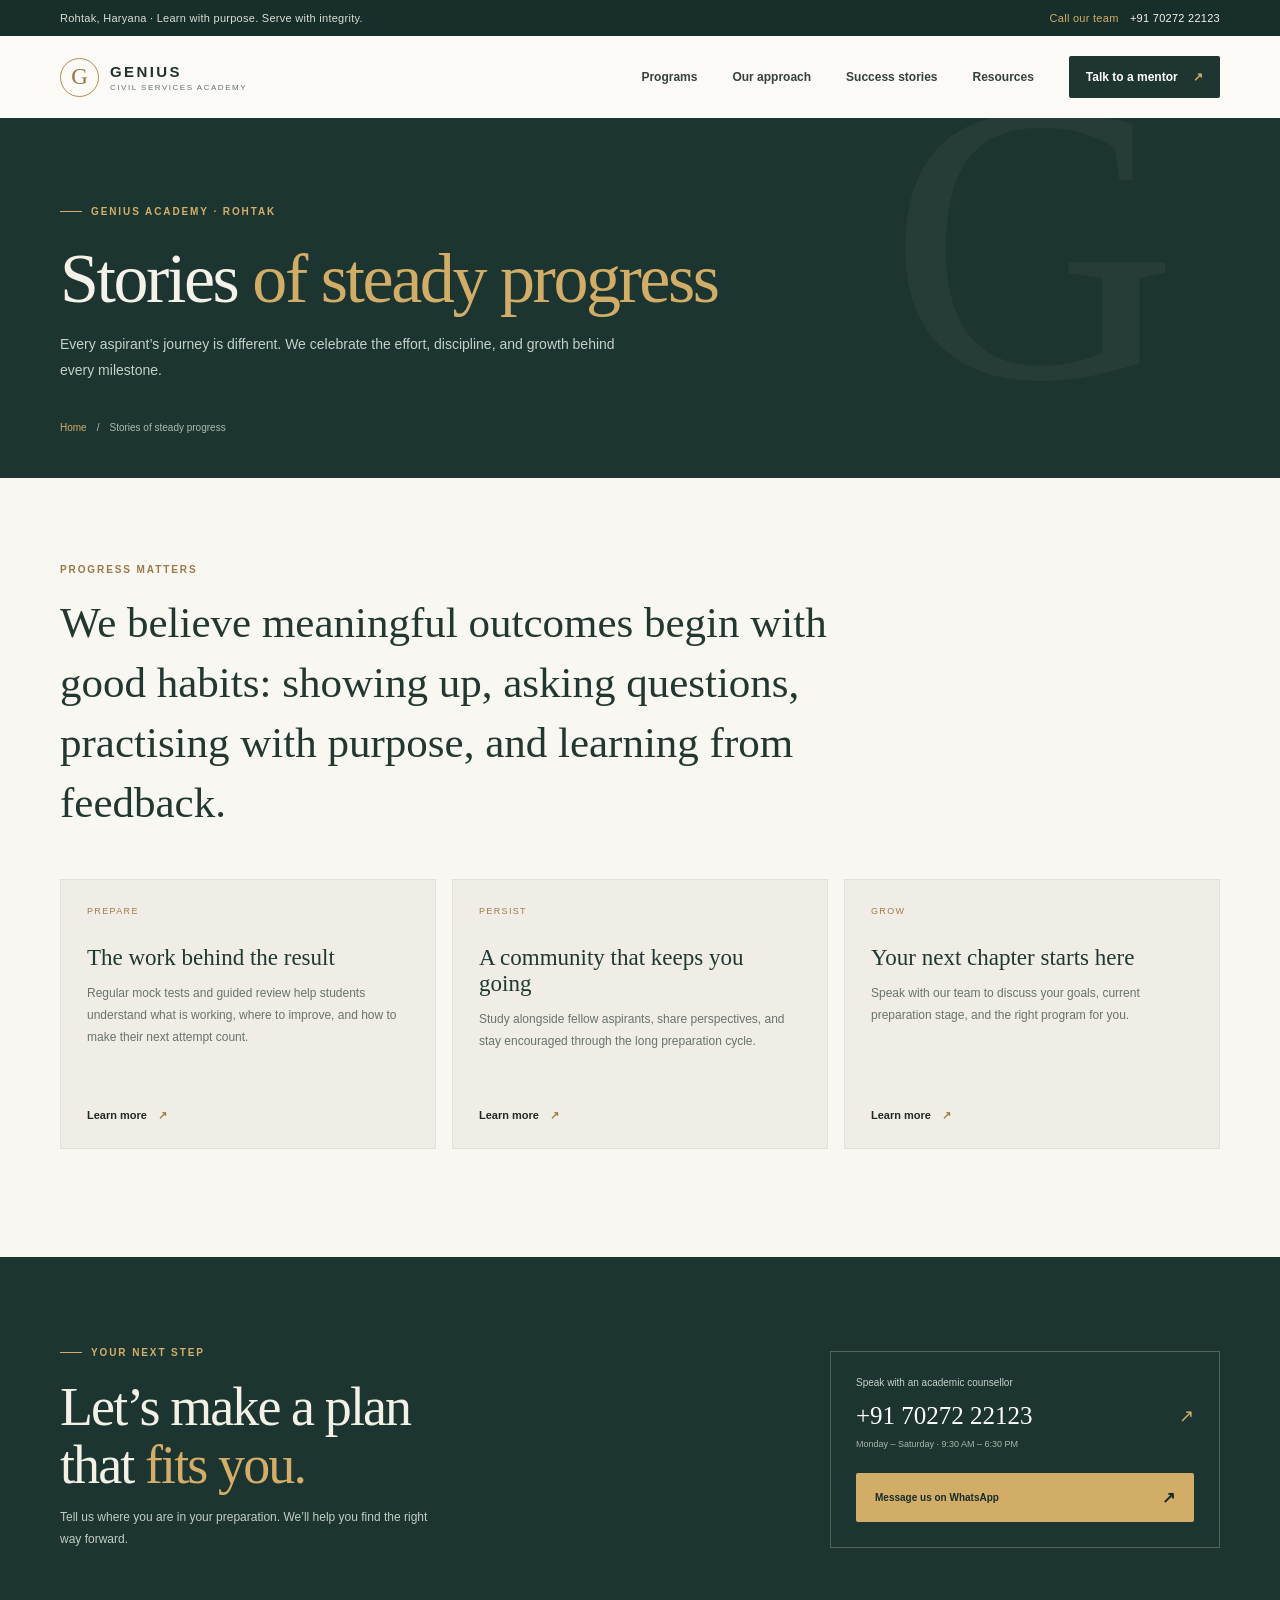
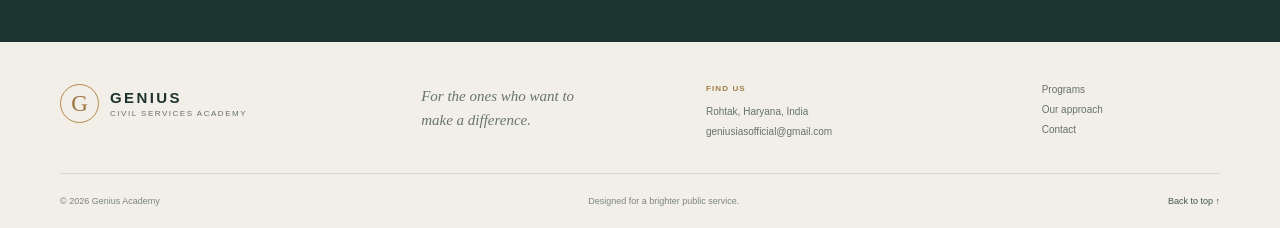
<file: results.html>
<!doctype html><html lang="en"><head><meta charset="utf-8"><meta name="viewport" content="width=device-width, initial-scale=1"><meta name="description" content="Stories of steady progress at Genius Academy, Rohtak."><title>Stories of steady progress | Genius Academy</title><link rel="stylesheet" href="styles.css"></head><body id="top"><div class="intro-loader" aria-hidden="true"><div class="loader-logo">G</div><div class="loader-word">GENIUS <span>ACADEMY</span></div><div class="loader-line"><i></i></div></div><div class="topline"><div class="wrap topline-inner"><span>Rohtak, Haryana · Learn with purpose. Serve with integrity.</span><a href="tel:+917027222123">Call our team <b>+91 70272 22123</b></a></div></div><header class="header"><div class="wrap nav-row"><a class="brand" href="index.html"><span class="brand-mark">G</span><span><strong>GENIUS</strong><small>CIVIL SERVICES ACADEMY</small></span></a><button class="menu-toggle" aria-label="Open menu" aria-expanded="false"><i></i><i></i><i></i></button><nav class="nav-links"><a href="programs.html">Programs</a><a href="approach.html">Our approach</a><a href="results.html">Success stories</a><a href="resources.html">Resources</a><a class="nav-cta" href="contact.html">Talk to a mentor <span>↗</span></a></nav></div></header><main><section class="page-hero"><div class="wrap"><p class="eyebrow"><span></span> GENIUS ACADEMY · ROHTAK</p><h1>Stories <em>of steady progress</em></h1><p>Every aspirant’s journey is different. We celebrate the effort, discipline, and growth behind every milestone.</p><div class="breadcrumbs"><a href="index.html">Home</a><span>/</span>Stories of steady progress</div></div></section><section class="inner-intro section-pad"><div class="wrap"><p class="eyebrow eyebrow-dark">PROGRESS MATTERS</p><h2>We believe meaningful outcomes begin with good habits: showing up, asking questions, practising with purpose, and learning from feedback.</h2><div class="inner-grid"><article class="inner-card"><span class="inner-card-no">PREPARE</span><h2>The work behind the result</h2><p>Regular mock tests and guided review help students understand what is working, where to improve, and how to make their next attempt count.</p><a href="contact.html">Learn more <span>↗</span></a></article><article class="inner-card"><span class="inner-card-no">PERSIST</span><h2>A community that keeps you going</h2><p>Study alongside fellow aspirants, share perspectives, and stay encouraged through the long preparation cycle.</p><a href="contact.html">Learn more <span>↗</span></a></article><article class="inner-card"><span class="inner-card-no">GROW</span><h2>Your next chapter starts here</h2><p>Speak with our team to discuss your goals, current preparation stage, and the right program for you.</p><a href="contact.html">Learn more <span>↗</span></a></article></div></div></section><section class="contact"><div class="wrap contact-inner"><div><p class="eyebrow"><span></span> YOUR NEXT STEP</p><h2>Let’s make a plan<br>that <em>fits you.</em></h2><p>Tell us where you are in your preparation. We’ll help you find the right way forward.</p></div><div class="contact-box"><p>Speak with an academic counsellor</p><a class="contact-phone" href="tel:+917027222123">+91 70272 22123 <span>↗</span></a><span class="contact-small">Monday – Saturday · 9:30 AM – 6:30 PM</span><a class="button button-gold" href="https://wa.me/917027222123">Message us on WhatsApp <span>↗</span></a></div></div></section></main><footer class="footer"><div class="wrap footer-main"><a class="brand footer-brand" href="index.html"><span class="brand-mark">G</span><span><strong>GENIUS</strong><small>CIVIL SERVICES ACADEMY</small></span></a><p>For the ones who want to<br>make a difference.</p><div class="footer-address"><b>FIND US</b><span>Rohtak, Haryana, India</span><a href="mailto:geniusiasofficial@gmail.com">geniusiasofficial@gmail.com</a></div><div class="footer-links"><a href="programs.html">Programs</a><a href="approach.html">Our approach</a><a href="contact.html">Contact</a></div></div><div class="wrap footer-bottom"><span>© <span id="year"></span> Genius Academy</span><span>Designed for a brighter public service.</span><a href="#top">Back to top ↑</a></div></footer><script src="script.js"></script></body></html>
</file>
<file: styles.css>
*{box-sizing:border-box}html{scroll-behavior:smooth}body{margin:0;color:#202923;background:#f8f7f2;font-family:'DM Sans',sans-serif;font-size:15px}a{color:inherit;text-decoration:none}.wrap{width:min(1160px,calc(100% - 56px));margin:auto}.topline{height:36px;background:#172e2b;color:#d9dfd4;font-size:11px;letter-spacing:.025em}.topline-inner{height:100%;display:flex;justify-content:space-between;align-items:center}.topline a{color:#d4ad65}.topline b{color:#f5f2e9;margin-left:8px;font-weight:500}.header{height:82px;background:#fbfaf6;position:relative;z-index:10}.nav-row{height:100%;display:flex;align-items:center;justify-content:space-between}.brand{display:flex;align-items:center;gap:11px}.brand-mark{width:39px;height:39px;border:1px solid #b58c4e;border-radius:50%;display:grid;place-items:center;font-family:'Playfair Display',serif;font-size:23px;color:#99743f}.brand strong,.brand small{display:block}.brand strong{font-size:15px;letter-spacing:.16em;color:#1e332e}.brand small{font-size:8px;letter-spacing:.19em;color:#66716b;margin-top:3px}.nav-links{display:flex;align-items:center;gap:35px;font-size:12px;font-weight:600;color:#35413c}.nav-links>a:not(.nav-cta):hover,.footer a:hover{color:#a47d43}.nav-cta{background:#1e3531;color:white;padding:14px 17px;border-radius:2px}.nav-cta span{color:#d2ae69;margin-left:12px}.menu-toggle{display:none}.hero{height:650px;position:relative;color:white;overflow:hidden;background:#192d2b}.hero-bg{position:absolute;inset:0;background:linear-gradient(90deg,rgba(19,39,36,.96) 0%,rgba(21,42,39,.85) 36%,rgba(23,41,37,.32) 72%,rgba(17,33,30,.18) 100%),url('hero.jpg') center 45%/cover no-repeat}.hero-content{height:calc(100% - 62px);position:relative;display:flex;align-items:center}.hero-copy{max-width:625px;padding-bottom:15px}.eyebrow{font-size:10px;letter-spacing:.19em;font-weight:700;color:#d4af69;display:flex;align-items:center;gap:9px}.eyebrow>span{width:22px;height:1px;background:#d4af69;display:inline-block}.hero h1,.contact h2{font:500 clamp(44px,6vw,72px)/1.08 'Playfair Display',serif;letter-spacing:-.035em;margin:28px 0 20px}.hero h1 em,h2 em{color:#d4ad69;font-style:normal}.hero-desc{max-width:475px;color:#e0e2d9;font-size:15px;line-height:1.85}.hero-actions{display:flex;align-items:center;gap:26px;margin-top:32px}.button{display:inline-flex;align-items:center;justify-content:space-between;gap:25px;padding:15px 19px;font-size:12px;font-weight:700;border-radius:2px;transition:transform .2s,background .2s}.button:hover{transform:translateY(-2px)}.button-gold{background:#d2ad68;color:#182c29}.button-gold span{font-size:16px}.text-link{display:flex;align-items:center;gap:10px;font-size:12px;color:#f3f2ec}.play{font-size:8px;width:24px;height:24px;border:1px solid #a6b0a8;border-radius:50%;display:grid;place-items:center;padding-left:2px}.hero-proof{display:flex;align-items:center;gap:14px;margin-top:54px}.avatar-stack{display:flex}.avatar-stack span{width:30px;height:30px;border:2px solid #1b3430;border-radius:50%;margin-left:-7px;background:#bf9473;display:grid;place-items:center;font-size:9px;color:#fff}.avatar-stack span:first-child{margin:0;background:#7c9388}.avatar-stack span:nth-child(2){background:#bc7958}.avatar-stack span:nth-child(3){background:#c5a35e}.avatar-stack span:last-child{background:#f0eadc;color:#263a34}.hero-proof p{margin:0;font-size:10px;color:#e1e5dc}.hero-proof b,.hero-proof small{display:block}.hero-proof small{color:#b6c0b5;margin-top:5px}.hero-stamp{position:absolute;right:12%;top:50%;transform:translateY(-50%);width:102px;height:102px;border:1px solid rgba(232,210,164,.65);border-radius:50%;display:flex;flex-direction:column;align-items:center;justify-content:center;color:#ead7b5;gap:3px;font-size:8px;letter-spacing:.2em}.hero-stamp b{font-size:25px;font-weight:400}.hero-bottom{height:62px;border-top:1px solid rgba(255,255,255,.18);position:relative}.hero-bottom-inner{height:100%;display:flex;align-items:center;justify-content:space-between;font-size:9px;letter-spacing:.14em;color:#cbd2c8}.hero-bottom-inner div{display:flex;gap:28px}.hero-bottom-inner div span:before{content:'✳';color:#d2ad68;margin-right:9px}.section-pad{padding:108px 0}.intro{background:#f8f7f2}.intro-grid{display:grid;grid-template-columns:1fr 1fr;gap:70px;align-items:end}.eyebrow-dark{color:#9a7849}.intro h2,.section-heading h2,.resource-copy h2{font:500 clamp(36px,4.2vw,51px)/1.18 'Playfair Display',serif;letter-spacing:-.03em;margin:19px 0 0;color:#1e312d}.intro h2 em,.resource-copy h2 em{color:#a98047;font-style:normal}.intro-copy{max-width:445px;padding-bottom:5px}.intro-copy p,.resource-copy>p:not(.eyebrow){font-size:14px;line-height:1.9;color:#69736e;margin:0 0 20px}.under-link{font-size:12px;font-weight:700;border-bottom:1px solid #c3b69c;padding-bottom:8px;display:inline-flex;gap:22px}.under-link span{color:#9d7640;font-size:16px}.feature-row{display:grid;grid-template-columns:repeat(3,1fr);gap:45px;margin-top:76px}.feature{border-top:1px solid #dcd9cf;padding-top:20px}.feature-no{font-size:9px;letter-spacing:.15em;color:#9a7849}.feature-icon{font-size:24px;color:#a47e48;margin-top:23px}.feature h3{font:500 22px 'Playfair Display',serif;margin:13px 0 9px;color:#233731}.feature p{margin:0;color:#738079;font-size:12px;line-height:1.8;max-width:290px}.programs{background:#1d3530;color:#f5f2e9}.section-heading{display:flex;justify-content:space-between;align-items:end;margin-bottom:42px}.section-heading h2{color:#f8f5eb;margin-top:17px}.light-link{color:#f4f0e6;border-color:#64756c;margin-bottom:6px}.program-grid{display:grid;grid-template-columns:repeat(3,1fr);gap:14px}.program-card{position:relative;overflow:hidden;min-height:352px;background:#29423b;padding:26px 26px 24px;display:flex;flex-direction:column}.program-featured{background:#d2ad68;color:#1b312d}.card-top{font-size:8px;letter-spacing:.14em;display:flex;justify-content:space-between;opacity:.84}.program-icon{font-size:27px;margin-top:38px;color:#d3b676}.program-featured .program-icon{color:#355046}.program-card h3{font:500 24px 'Playfair Display',serif;margin:14px 0 10px;position:relative;z-index:1}.program-card p{font-size:12px;line-height:1.8;color:#c4d0c7;max-width:290px;margin:0;position:relative;z-index:1}.program-featured p{color:#40544b}.program-card>a{margin-top:auto;padding-top:25px;font-size:11px;font-weight:700;position:relative;z-index:1}.program-card>a span{margin-left:8px;color:#d3b676}.program-featured>a span{color:#355046}.card-orbit{position:absolute;right:-27px;bottom:14px;width:137px;height:137px;border:1px solid rgba(35,62,54,.18);border-radius:50%;font:italic 95px 'Playfair Display',serif;color:rgba(35,62,54,.12);display:grid;place-items:center}.quote-band{background:#eae7dc;padding:65px 0}.quote-inner{display:grid;grid-template-columns:70px 1fr auto;align-items:center;gap:23px}.quote-mark{font:100px/.7 'Playfair Display',serif;color:#b58c4e}.quote-inner blockquote{font:500 clamp(20px,3vw,31px)/1.4 'Playfair Display',serif;color:#263b34;margin:0;max-width:720px}.quote-credit{font-size:8px;letter-spacing:.15em;color:#8b7654;white-space:nowrap;display:flex;align-items:center;gap:10px}.quote-credit span{height:1px;width:22px;background:#b38c50}.resources{background:#f8f7f2}.resource-grid{display:grid;grid-template-columns:1fr 1fr;gap:100px;align-items:center}.resource-copy h2{margin-bottom:20px}.resource-copy>p:not(.eyebrow){max-width:360px;margin-bottom:25px}.button-navy{background:#203a34;color:#f6f2e8}.resource-card{background:#e9e5da;padding:17px 20px 20px;max-width:420px;justify-self:end;width:100%}.resource-label{display:flex;justify-content:space-between;font-size:8px;letter-spacing:.15em;color:#56645b;margin:1px 2px 13px}.resource-art{height:254px;overflow:hidden;position:relative;background:#b6c1b0}.resource-art:before,.resource-art:after{content:'';position:absolute;bottom:-105px;border-radius:50% 50% 0 0;background:#566b5e;width:75%;height:220px;transform:rotate(-8deg);left:-7%}.resource-art:after{background:#314b42;left:39%;bottom:-124px;transform:rotate(8deg)}.resource-art>span{position:absolute;z-index:2;top:27px;left:26px;font:600 31px/.94 'Playfair Display',serif;color:#f4f0e3;letter-spacing:.01em}.sun{position:absolute;top:42px;right:56px;width:77px;height:77px;border-radius:50%;background:#d6ae68}.art-line{position:absolute;background:rgba(246,240,222,.3);height:1px;width:180px;top:142px;left:125px;z-index:3;transform:rotate(-28deg)}.line-two{top:164px;left:152px;width:155px}.line-three{top:187px;left:177px;width:135px}.resource-meta{padding:16px 2px 0;display:flex;justify-content:space-between;align-items:center;gap:10px}.resource-meta span{font-size:7px;letter-spacing:.13em;color:#8a795d}.resource-meta b{font:500 12px 'Playfair Display',serif;color:#263b34}.contact{background:#1d3530;color:#f3f0e6;padding:80px 0}.contact-inner{display:grid;grid-template-columns:1fr 390px;gap:100px;align-items:center}.contact h2{font-size:54px;margin:20px 0 13px}.contact-inner>div:first-child>p:last-child{font-size:12px;color:#c3cdc4;line-height:1.8;max-width:390px}.contact-box{border:1px solid #53645a;padding:25px}.contact-box>p{font-size:10px;color:#c9d0c8;margin:0 0 14px}.contact-phone{display:flex;justify-content:space-between;align-items:center;font:500 25px 'Playfair Display',serif;color:#fff}.contact-phone span{color:#d2ad68;font:18px 'DM Sans',sans-serif}.contact-small{display:block;color:#aab7ab;font-size:9px;margin-top:9px}.contact-box .button{margin-top:24px;width:100%;font-size:10px}.footer{background:#f1efe7;color:#263b34}.footer-main{padding:42px 0 36px;display:grid;grid-template-columns:1.3fr 1fr 1.2fr .7fr;gap:30px;align-items:start}.footer-brand{align-self:start}.footer-main>p{font:italic 15px/1.6 'Playfair Display',serif;color:#69756d;margin:0}.footer-address,.footer-links{display:flex;flex-direction:column;gap:9px;font-size:10px;color:#66726a}.footer-address b{font-size:8px;letter-spacing:.14em;color:#a17d48;margin-bottom:4px}.footer-bottom{height:55px;border-top:1px solid #d9d6cd;display:flex;align-items:center;justify-content:space-between;font-size:9px;color:#7c857e}.footer-bottom a{color:#44574e}
@media(max-width:850px){.nav-links{gap:19px}.nav-links>a{font-size:11px}.hero-stamp{right:5%}.resource-grid{gap:45px}.contact-inner{gap:50px}.footer-main{grid-template-columns:1fr 1fr}.footer-main>p{display:none}}
@media(max-width:650px){.wrap{width:min(100% - 36px,520px)}.topline{height:auto;min-height:34px}.topline-inner{padding:8px 0}.topline-inner>span{max-width:190px;font-size:9px}.topline a{font-size:9px}.topline b{display:block;margin:2px 0 0}.header{height:68px}.brand-mark{width:34px;height:34px}.brand strong{font-size:13px}.menu-toggle{display:flex;flex-direction:column;gap:5px;border:0;background:none;padding:10px}.menu-toggle i{width:23px;height:1px;background:#233a34}.nav-links{display:none;position:absolute;left:0;right:0;top:68px;background:#fbfaf6;padding:20px 22px 24px;box-shadow:0 14px 20px #10211d20;align-items:stretch;flex-direction:column;gap:0}.nav-links.open{display:flex}.nav-links>a{padding:13px 0;border-bottom:1px solid #ece9e1}.nav-links .nav-cta{padding:14px;margin-top:12px;border:0}.hero{height:670px}.hero-bg{background:linear-gradient(90deg,rgba(19,39,36,.94),rgba(21,42,39,.79) 70%,rgba(23,41,37,.5)),url('hero.jpg') 60% center/cover no-repeat}.hero-content{height:calc(100% - 68px);align-items:flex-start;padding-top:75px}.hero-copy{max-width:100%}.hero h1{font-size:49px;margin-top:24px}.hero-desc{font-size:13px;max-width:390px}.hero-actions{gap:17px;flex-wrap:wrap;margin-top:26px}.button{padding:14px 15px;gap:16px}.text-link{font-size:10px}.hero-proof{margin-top:43px}.hero-stamp{right:5%;top:auto;bottom:30px;width:66px;height:66px;font-size:6px}.hero-stamp b{font-size:17px}.hero-bottom{height:68px}.hero-bottom-inner{align-items:flex-start;justify-content:center;flex-direction:column;gap:9px}.hero-bottom-inner>span{font-size:7px}.hero-bottom-inner div{gap:12px;font-size:7px}.hero-bottom-inner div span:before{margin-right:5px}.section-pad{padding:73px 0}.intro-grid{grid-template-columns:1fr;gap:21px}.intro h2,.section-heading h2,.resource-copy h2{font-size:39px}.intro-copy p{font-size:13px}.feature-row{grid-template-columns:1fr;gap:25px;margin-top:42px}.feature{padding-top:15px}.feature-icon{margin-top:15px}.feature h3{font-size:20px}.feature p{max-width:400px}.section-heading{align-items:flex-start;gap:20px;flex-direction:column;margin-bottom:28px}.section-heading h2{font-size:38px}.program-grid{grid-template-columns:1fr;gap:12px}.program-card{min-height:300px;padding:22px}.program-icon{margin-top:28px}.quote-band{padding:48px 0}.quote-inner{grid-template-columns:34px 1fr;gap:12px}.quote-mark{font-size:70px}.quote-inner blockquote{font-size:21px}.quote-credit{grid-column:2;font-size:7px;margin-top:6px}.resource-grid{grid-template-columns:1fr;gap:37px}.resource-copy h2{font-size:42px}.resource-card{justify-self:stretch;max-width:none}.resource-art{height:225px}.contact{padding:62px 0}.contact-inner{grid-template-columns:1fr;gap:28px}.contact h2{font-size:44px}.contact-box{padding:21px}.contact-phone{font-size:23px}.footer-main{grid-template-columns:1fr 1fr;gap:27px 18px;padding:32px 0}.footer-main>p{display:block;font-size:12px}.footer-address,.footer-links{font-size:9px}.footer-bottom{height:auto;min-height:60px;gap:9px;flex-wrap:wrap;padding:12px 0;font-size:8px}.footer-bottom span:nth-child(2){display:none}}
@media(prefers-reduced-motion:reduce){html{scroll-behavior:auto}*,*:before,*:after{transition:none!important}}

/* Elegant page-entry animation */
.intro-loader{position:fixed;inset:0;z-index:1000;background:#1d3530;display:flex;flex-direction:column;align-items:center;justify-content:center;color:#f4f0e6;animation:loaderExit .8s cubic-bezier(.76,0,.24,1) 2.05s forwards;pointer-events:none}.loader-logo{height:72px;width:72px;border:1px solid #d2ad68;border-radius:50%;display:grid;place-items:center;font:500 44px 'Playfair Display',serif;color:#d2ad68;animation:logoReveal .75s ease both}.loader-word{font-size:12px;font-weight:700;letter-spacing:.3em;margin-top:18px;animation:wordReveal .7s ease .25s both}.loader-word span{font-weight:400;color:#d2ad68}.loader-line{width:122px;height:1px;background:#476057;margin-top:22px;overflow:hidden}.loader-line i{height:100%;display:block;background:#d2ad68;transform:scaleX(0);transform-origin:left;animation:lineReveal 1.1s ease .45s forwards}@keyframes logoReveal{from{opacity:0;transform:scale(.75) rotate(-15deg)}to{opacity:1;transform:scale(1) rotate(0)}}@keyframes wordReveal{from{opacity:0;letter-spacing:.55em;transform:translateY(8px)}to{opacity:1;letter-spacing:.3em;transform:translateY(0)}}@keyframes lineReveal{to{transform:scaleX(1)}}@keyframes loaderExit{to{opacity:0;visibility:hidden;transform:translateY(-8px)}}
@media(prefers-reduced-motion:reduce){.intro-loader{display:none}}

/* Secondary pages */
.page-hero{background:#1d3530;color:#f5f2e9;padding:78px 0 45px;position:relative;overflow:hidden}.page-hero:after{content:'G';position:absolute;right:8%;top:-105px;color:rgba(255,255,255,.035);font:400 400px 'Playfair Display',serif}.page-hero .wrap{position:relative;z-index:1}.page-hero h1{font:500 clamp(46px,6vw,70px)/1.12 'Playfair Display',serif;letter-spacing:-.035em;margin:23px 0 13px;max-width:800px}.page-hero h1 em{font-style:normal;color:#d2ad68}.page-hero .wrap>p:not(.eyebrow){max-width:570px;color:#c6d0c7;line-height:1.8;font-size:14px}.breadcrumbs{font-size:10px;color:#aebbb0;display:flex;gap:10px;margin-top:39px}.breadcrumbs a{color:#d2ad68}.inner-intro{padding-top:76px}.inner-intro>.wrap>h2{font:500 clamp(28px,4vw,43px)/1.4 'Playfair Display',serif;color:#233731;max-width:780px;margin:18px 0 45px}.inner-grid{display:grid;grid-template-columns:repeat(3,1fr);gap:16px}.inner-card{background:#efede5;border:1px solid #e4e0d5;padding:26px;min-height:270px;display:flex;flex-direction:column}.inner-card-no{font-size:9px;letter-spacing:.15em;color:#a17c48}.inner-card h2{font:500 23px 'Playfair Display',serif;color:#203832;margin:29px 0 11px}.inner-card p{font-size:12px;line-height:1.85;color:#68746d;margin:0}.inner-card a{margin-top:auto;padding-top:25px;font-size:11px;font-weight:700}.inner-card a span{color:#a17c48;margin-left:8px}
@media(max-width:650px){.page-hero{padding:58px 0 35px}.page-hero h1{font-size:43px}.page-hero .wrap>p:not(.eyebrow){font-size:13px}.breadcrumbs{margin-top:28px}.inner-intro{padding-top:57px}.inner-intro>.wrap>h2{font-size:29px;margin-bottom:30px}.inner-grid{grid-template-columns:1fr}.inner-card{min-height:230px;padding:22px}.inner-card h2{margin-top:22px}}
</file>
